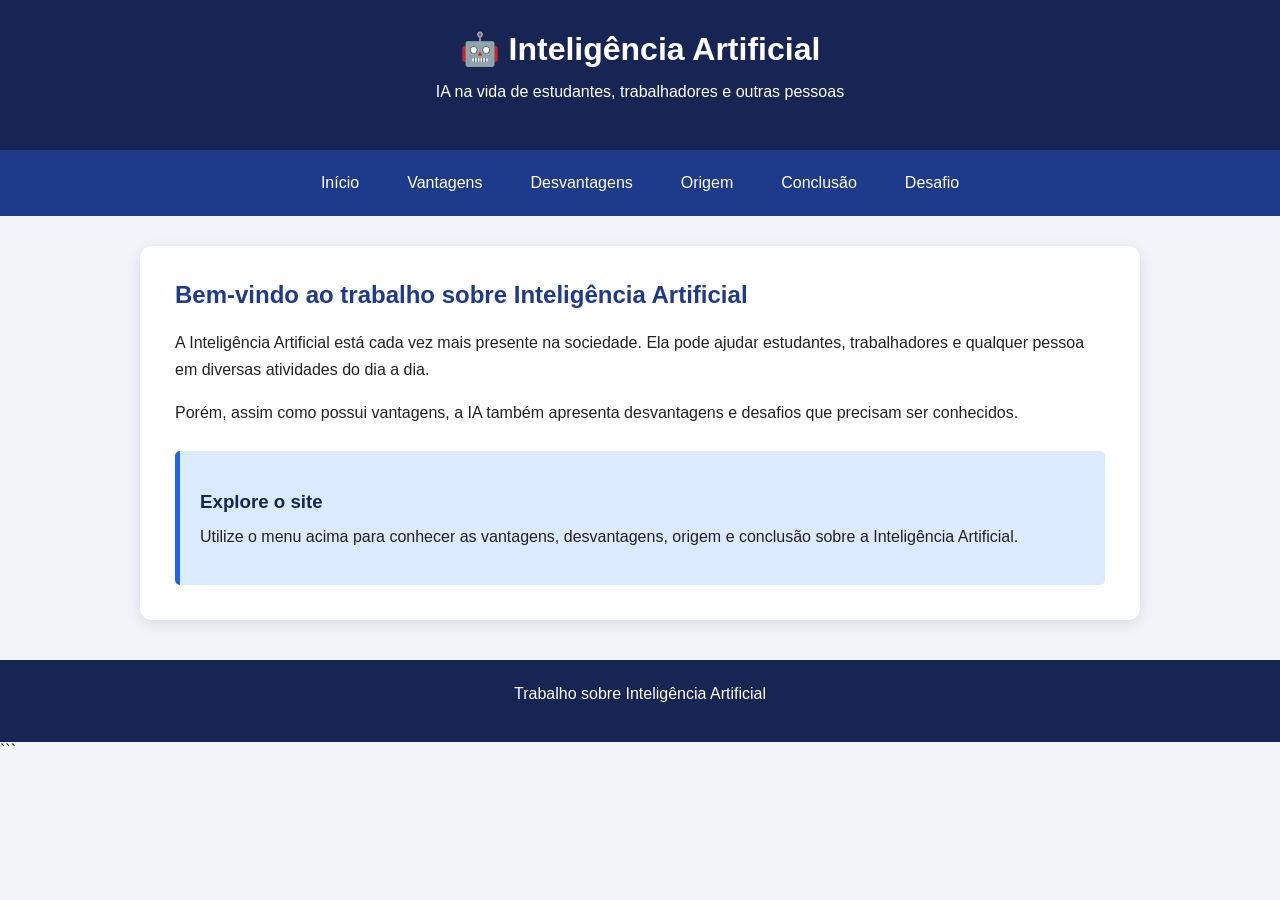
<file: index.html>
<!DOCTYPE html>
<html lang="pt-BR">

<head>
    <meta charset="UTF-8">
    <meta name="viewport" content="width=device-width, initial-scale=1.0">

    <title>Inteligência Artificial</title>

    <link rel="stylesheet" href="style.css">
</head>

<body>

    <header>
        <h1>🤖 Inteligência Artificial</h1>
        <p>IA na vida de estudantes, trabalhadores e outras pessoas</p>
    </header>

    <nav>
        <a href="index.html">Início</a>
        <a href="vantagens.html">Vantagens</a>
        <a href="desvantagens.html">Desvantagens</a>
        <a href="origem.html">Origem</a>
        <a href="conclusao.html">Conclusão</a>
        <a href="desafio.html">Desafio</a>
    </nav>

    <main class="container">

        <h2>Bem-vindo ao trabalho sobre Inteligência Artificial</h2>

        <p>
            A Inteligência Artificial está cada vez mais presente na sociedade.
            Ela pode ajudar estudantes, trabalhadores e qualquer pessoa em
            diversas atividades do dia a dia.
        </p>

        <p>
            Porém, assim como possui vantagens, a IA também apresenta
            desvantagens e desafios que precisam ser conhecidos.
        </p>

        <div class="destaque">
            <h3>Explore o site</h3>

            <p>
                Utilize o menu acima para conhecer as vantagens,
                desvantagens, origem e conclusão sobre a Inteligência Artificial.
            </p>
        </div>

    </main>

    <footer>
        <p>Trabalho sobre Inteligência Artificial</p>
    </footer>

</body>

</html>
```
</file>
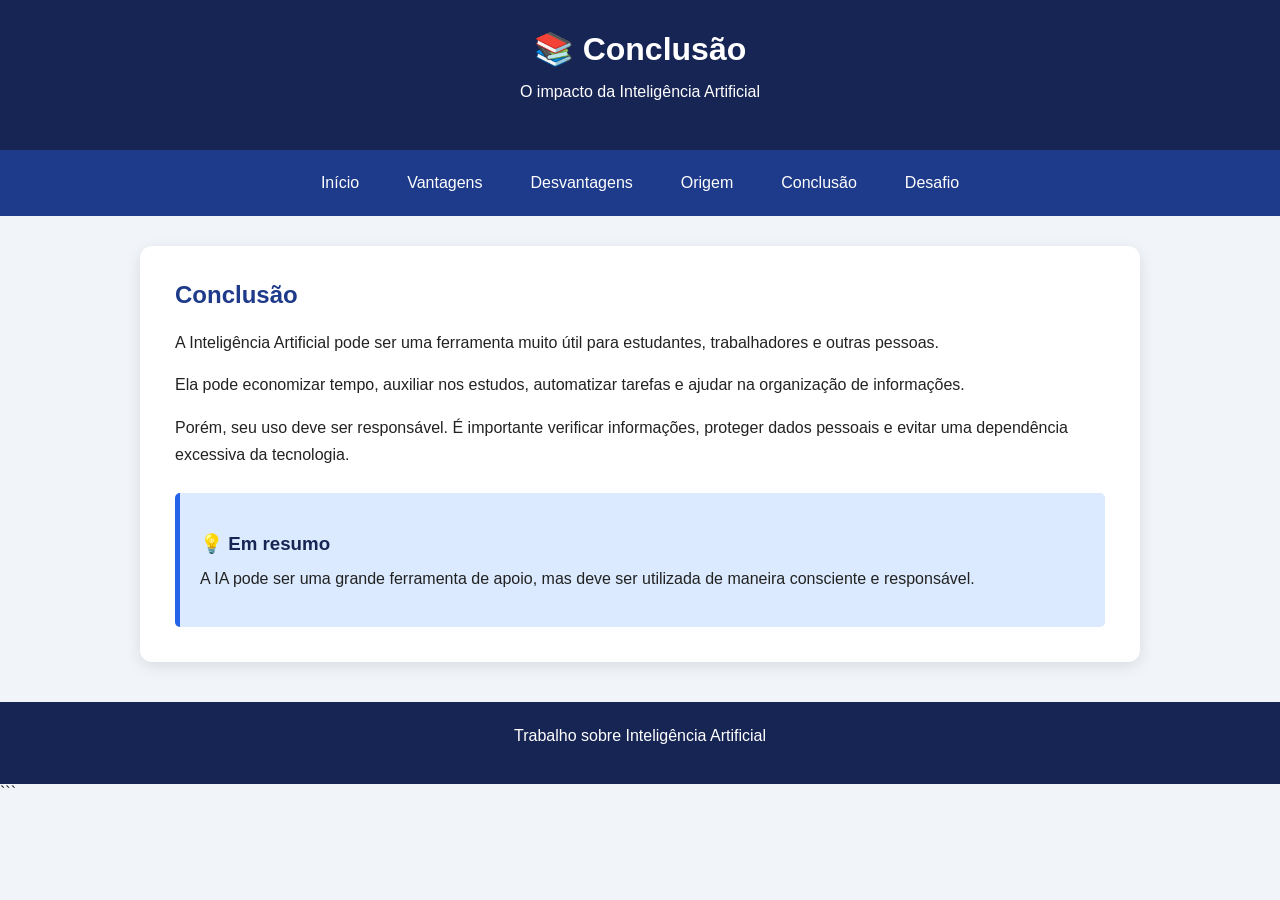
<file: conclusao.html>
<!DOCTYPE html>
<html lang="pt-BR">

<head>
    <meta charset="UTF-8">

    <title>Conclusão</title>

    <link rel="stylesheet" href="style.css">
</head>

<body>

    <header>
        <h1>📚 Conclusão</h1>
        <p>O impacto da Inteligência Artificial</p>
    </header>

    <nav>
        <a href="index.html">Início</a>
        <a href="vantagens.html">Vantagens</a>
        <a href="desvantagens.html">Desvantagens</a>
        <a href="origem.html">Origem</a>
        <a href="conclusao.html">Conclusão</a>
        <a href="desafio.html">Desafio</a>
    </nav>

    <main class="container">

        <h2>Conclusão</h2>

        <p>
            A Inteligência Artificial pode ser uma ferramenta muito útil
            para estudantes, trabalhadores e outras pessoas.
        </p>

        <p>
            Ela pode economizar tempo, auxiliar nos estudos, automatizar
            tarefas e ajudar na organização de informações.
        </p>

        <p>
            Porém, seu uso deve ser responsável. É importante verificar
            informações, proteger dados pessoais e evitar uma dependência
            excessiva da tecnologia.
        </p>

        <div class="destaque">

            <h3>💡 Em resumo</h3>

            <p>
                A IA pode ser uma grande ferramenta de apoio, mas deve ser
                utilizada de maneira consciente e responsável.
            </p>

        </div>

    </main>

    <footer>
        <p>Trabalho sobre Inteligência Artificial</p>
    </footer>

</body>

</html>
```
</file>
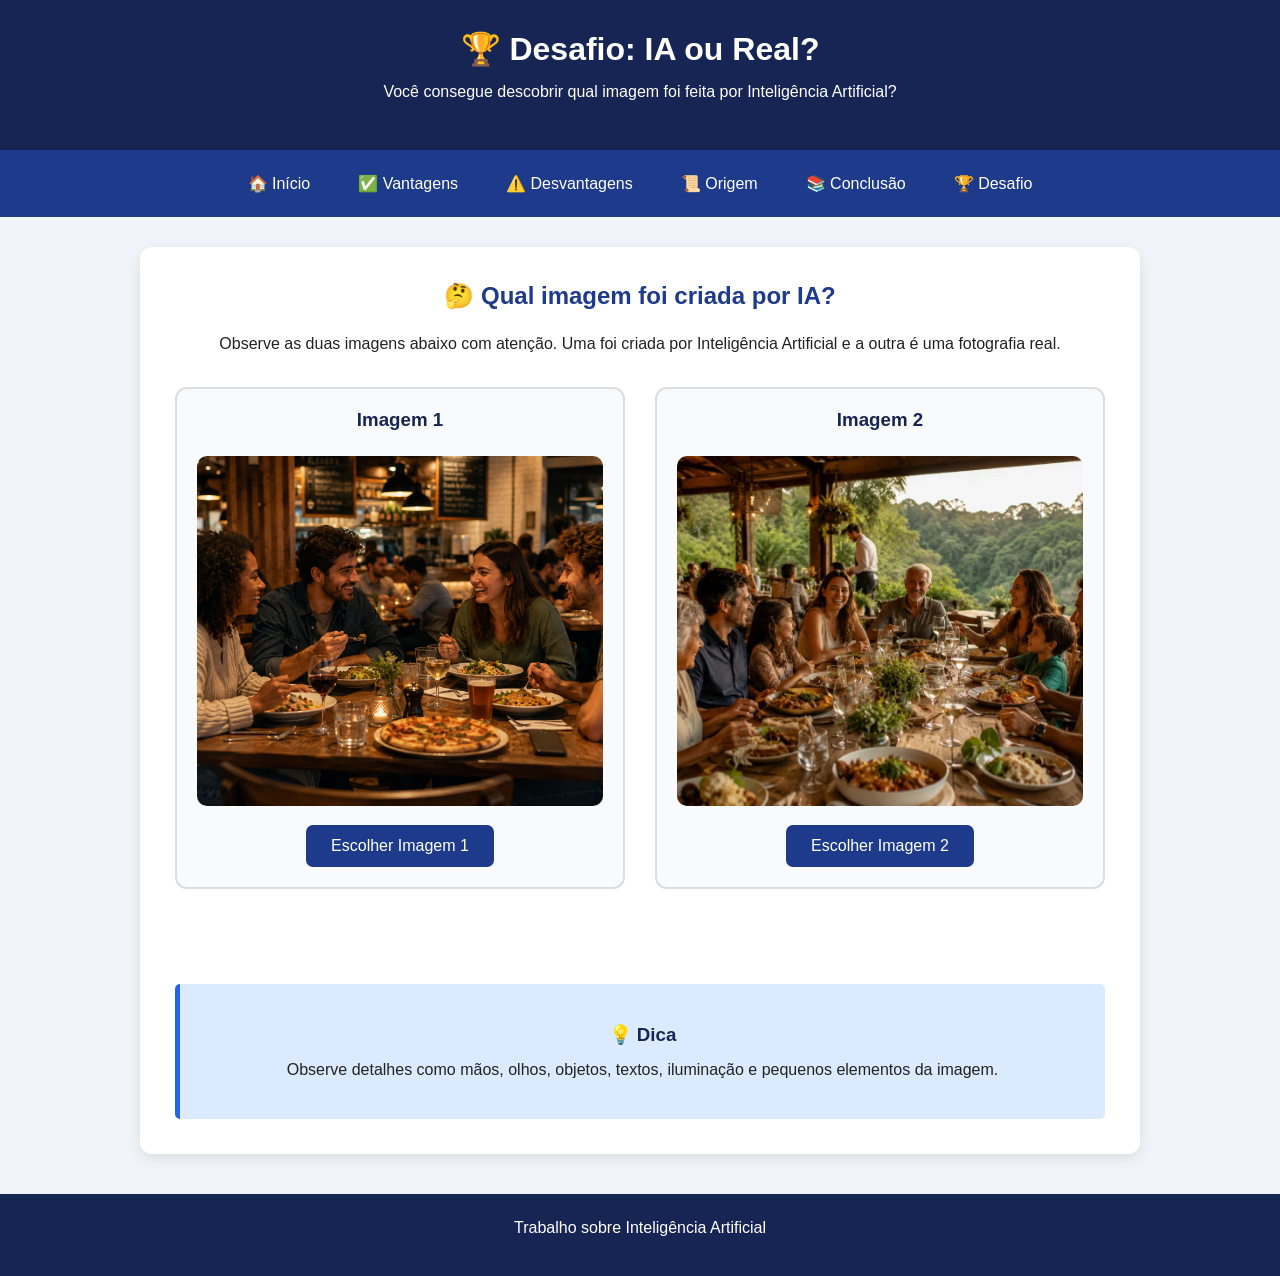
<file: desafio.html>
<!DOCTYPE html>
<html lang="pt-BR">

<head>
    <meta charset="UTF-8">

    <title>Desafio - IA ou Real?</title>

    <link rel="stylesheet" href="style.css">
</head>

<body>

    <header>
        <h1>🏆 Desafio: IA ou Real?</h1>
        <p>Você consegue descobrir qual imagem foi feita por Inteligência Artificial?</p>
    </header>

    <nav>
        <a href="index.html">🏠 Início</a>
        <a href="vantagens.html">✅ Vantagens</a>
        <a href="desvantagens.html">⚠️ Desvantagens</a>
        <a href="origem.html">📜 Origem</a>
        <a href="conclusao.html">📚 Conclusão</a>
        <a href="desafio.html">🏆 Desafio</a>
    </nav>

    <main class="container desafio">

        <h2>🤔 Qual imagem foi criada por IA?</h2>

        <p>
            Observe as duas imagens abaixo com atenção.
            Uma foi criada por Inteligência Artificial e a outra
            é uma fotografia real.
        </p>

        <div class="imagens-desafio">

            <div class="imagem-card">
                <h3>Imagem 1</h3>

                <img src="ImagemdeIA.png" alt="Imagem 1">

                <button onclick="responder(1)">
                    Escolher Imagem 1
                </button>
            </div>


            <div class="imagem-card">
                <h3>Imagem 2</h3>

                <img src="ImagemReal.webp" alt="Imagem 2">

                <button onclick="responder(2)">
                    Escolher Imagem 2
                </button>
            </div>

        </div>


        <div id="resultado" class="resultado"></div>


        <div class="destaque">

            <h3>💡 Dica</h3>

            <p>
                Observe detalhes como mãos, olhos, objetos, textos,
                iluminação e pequenos elementos da imagem.
            </p>

        </div>

    </main>


    <footer>
        <p>Trabalho sobre Inteligência Artificial</p>
    </footer>


    <script>

        function responder(escolha) {

            const resultado = document.getElementById("resultado");

            // Altere o número abaixo para definir a resposta correta.
            const respostaCorreta = 1;

            if (escolha === respostaCorreta) {

                resultado.innerHTML =
                    "🎉 <strong>Acertou!</strong> A Imagem " +
                    escolha +
                    " foi criada por Inteligência Artificial.";

                resultado.className = "resultado correto";

            } else {

                resultado.innerHTML =
                    "❌ <strong>Não foi dessa vez!</strong> " +
                    "A imagem criada por IA era a Imagem " +
                    respostaCorreta +
                    ".";

                resultado.className = "resultado errado";
            }
        }

    </script>

</body>

</html>
</file>
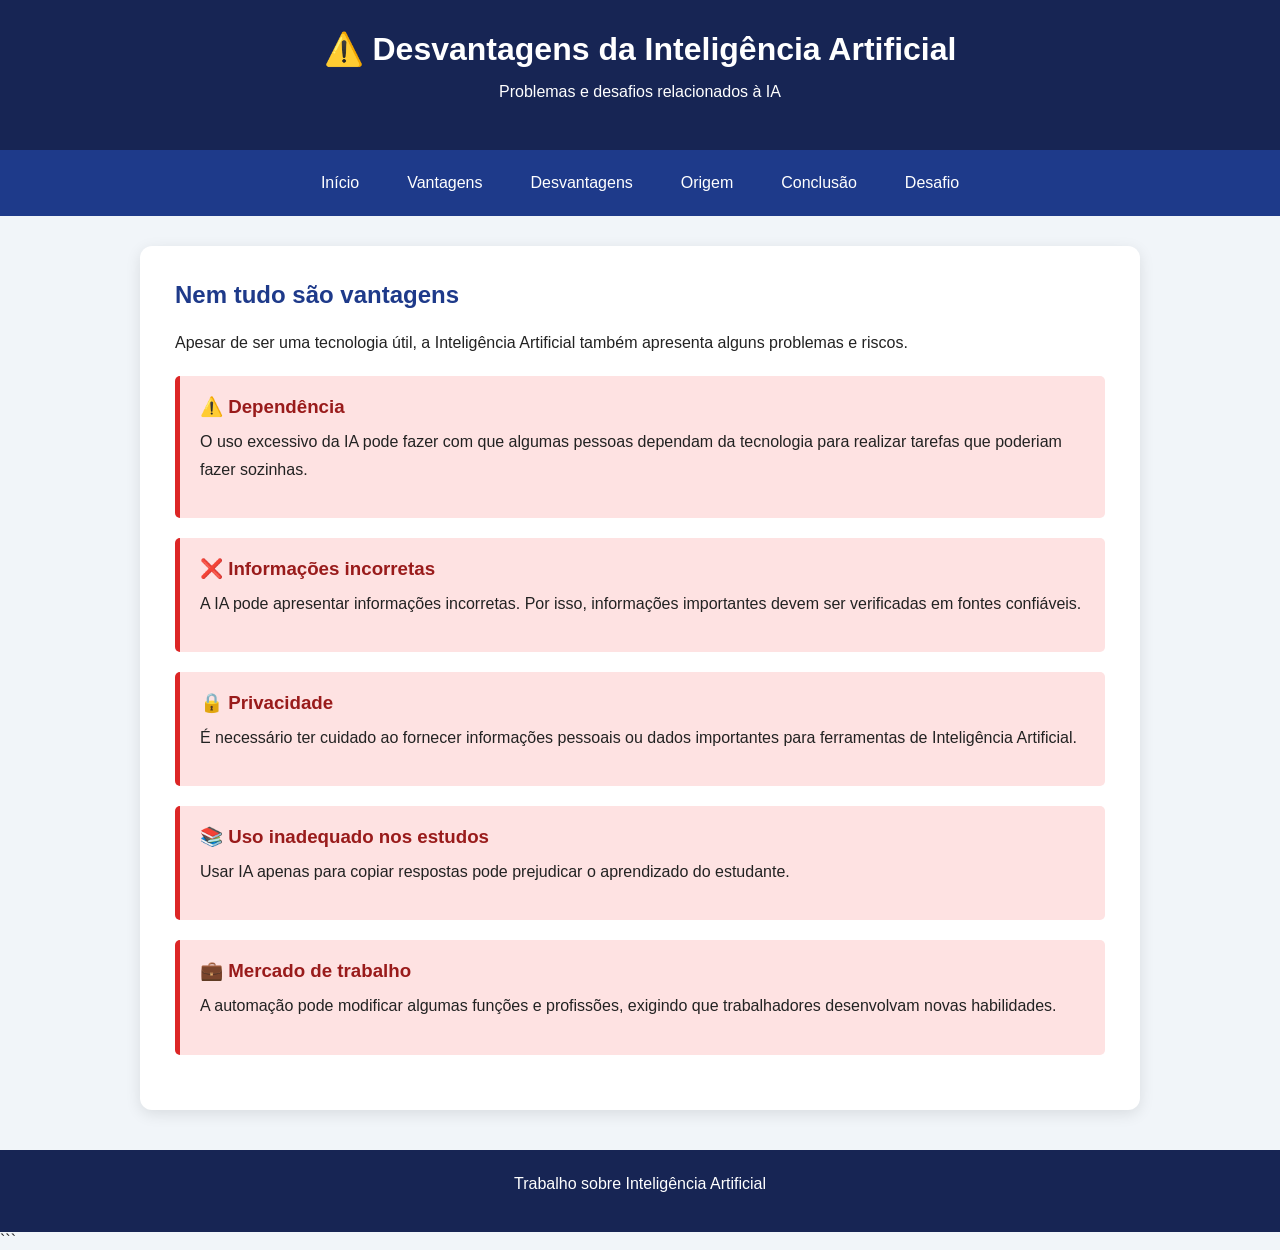
<file: desvantagens.html>
<!DOCTYPE html>
<html lang="pt-BR">

<head>
    <meta charset="UTF-8">

    <title>Desvantagens da IA</title>

    <link rel="stylesheet" href="style.css">
</head>

<body>

    <header>
        <h1>⚠️ Desvantagens da Inteligência Artificial</h1>
        <p>Problemas e desafios relacionados à IA</p>
    </header>

    <nav>
        <a href="index.html">Início</a>
        <a href="vantagens.html">Vantagens</a>
        <a href="desvantagens.html">Desvantagens</a>
        <a href="origem.html">Origem</a>
        <a href="conclusao.html">Conclusão</a>
        <a href="desafio.html">Desafio</a>
    </nav>

    <main class="container">

        <h2>Nem tudo são vantagens</h2>

        <p>
            Apesar de ser uma tecnologia útil, a Inteligência Artificial
            também apresenta alguns problemas e riscos.
        </p>

        <div class="problema">

            <h3>⚠️ Dependência</h3>

            <p>
                O uso excessivo da IA pode fazer com que algumas pessoas
                dependam da tecnologia para realizar tarefas que poderiam
                fazer sozinhas.
            </p>

        </div>

        <div class="problema">

            <h3>❌ Informações incorretas</h3>

            <p>
                A IA pode apresentar informações incorretas. Por isso,
                informações importantes devem ser verificadas em fontes
                confiáveis.
            </p>

        </div>

        <div class="problema">

            <h3>🔒 Privacidade</h3>

            <p>
                É necessário ter cuidado ao fornecer informações pessoais
                ou dados importantes para ferramentas de Inteligência Artificial.
            </p>

        </div>

        <div class="problema">

            <h3>📚 Uso inadequado nos estudos</h3>

            <p>
                Usar IA apenas para copiar respostas pode prejudicar o
                aprendizado do estudante.
            </p>

        </div>

        <div class="problema">

            <h3>💼 Mercado de trabalho</h3>

            <p>
                A automação pode modificar algumas funções e profissões,
                exigindo que trabalhadores desenvolvam novas habilidades.
            </p>

        </div>

    </main>

    <footer>
        <p>Trabalho sobre Inteligência Artificial</p>
    </footer>

</body>

</html>
```
</file>
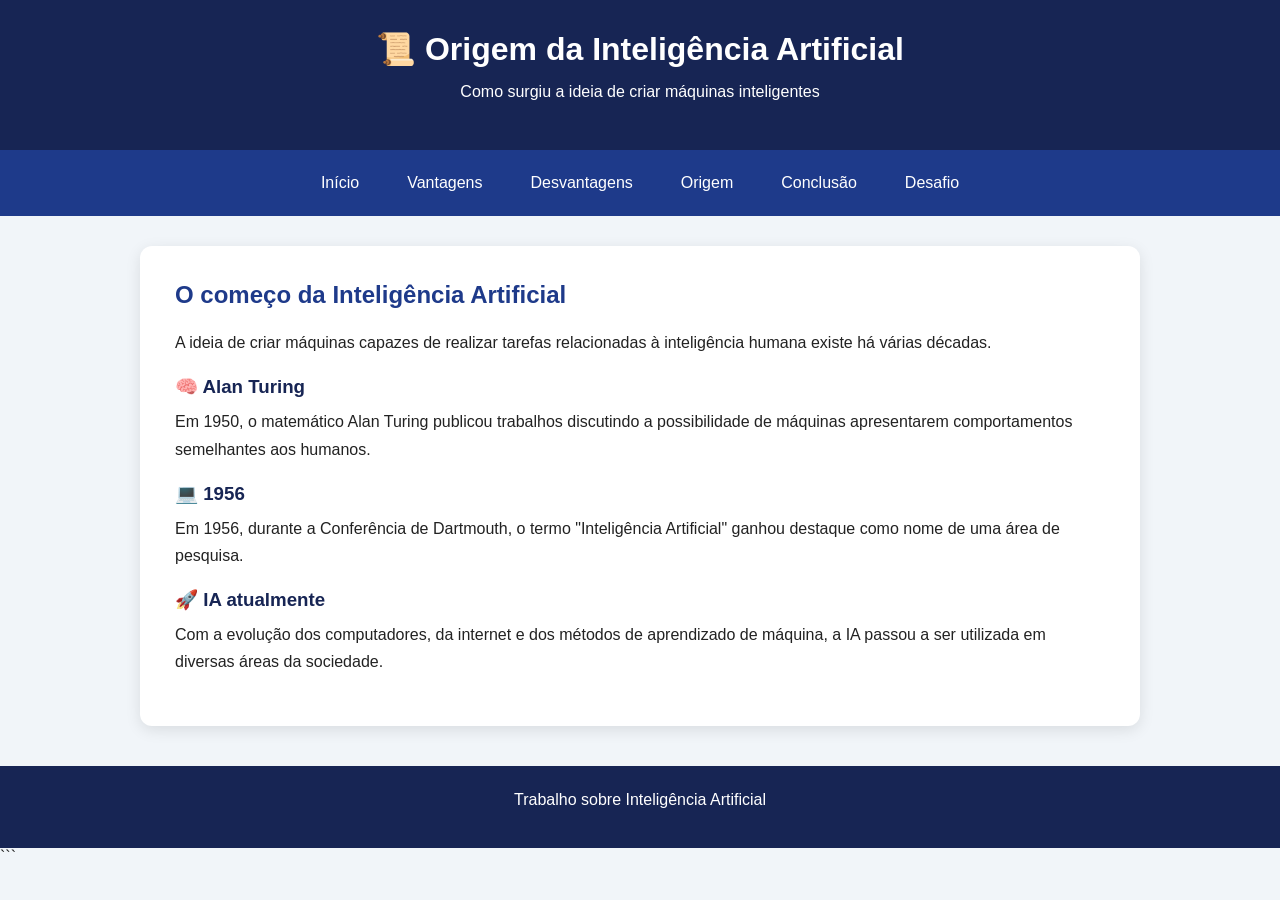
<file: origem.html>
<!DOCTYPE html>
<html lang="pt-BR">

<head>
    <meta charset="UTF-8">

    <title>Origem da IA</title>

    <link rel="stylesheet" href="style.css">
</head>

<body>

    <header>
        <h1>📜 Origem da Inteligência Artificial</h1>
        <p>Como surgiu a ideia de criar máquinas inteligentes</p>
    </header>

    <nav>
        <a href="index.html">Início</a>
        <a href="vantagens.html">Vantagens</a>
        <a href="desvantagens.html">Desvantagens</a>
        <a href="origem.html">Origem</a>
        <a href="conclusao.html">Conclusão</a>
        <a href="desafio.html">Desafio</a>
    </nav>

    <main class="container">

        <h2>O começo da Inteligência Artificial</h2>

        <p>
            A ideia de criar máquinas capazes de realizar tarefas relacionadas
            à inteligência humana existe há várias décadas.
        </p>

        <h3>🧠 Alan Turing</h3>

        <p>
            Em 1950, o matemático Alan Turing publicou trabalhos discutindo
            a possibilidade de máquinas apresentarem comportamentos
            semelhantes aos humanos.
        </p>

        <h3>💻 1956</h3>

        <p>
            Em 1956, durante a Conferência de Dartmouth, o termo
            "Inteligência Artificial" ganhou destaque como nome de uma
            área de pesquisa.
        </p>

        <h3>🚀 IA atualmente</h3>

        <p>
            Com a evolução dos computadores, da internet e dos métodos
            de aprendizado de máquina, a IA passou a ser utilizada em
            diversas áreas da sociedade.
        </p>

    </main>

    <footer>
        <p>Trabalho sobre Inteligência Artificial</p>
    </footer>

</body>

</html>
```
</file>
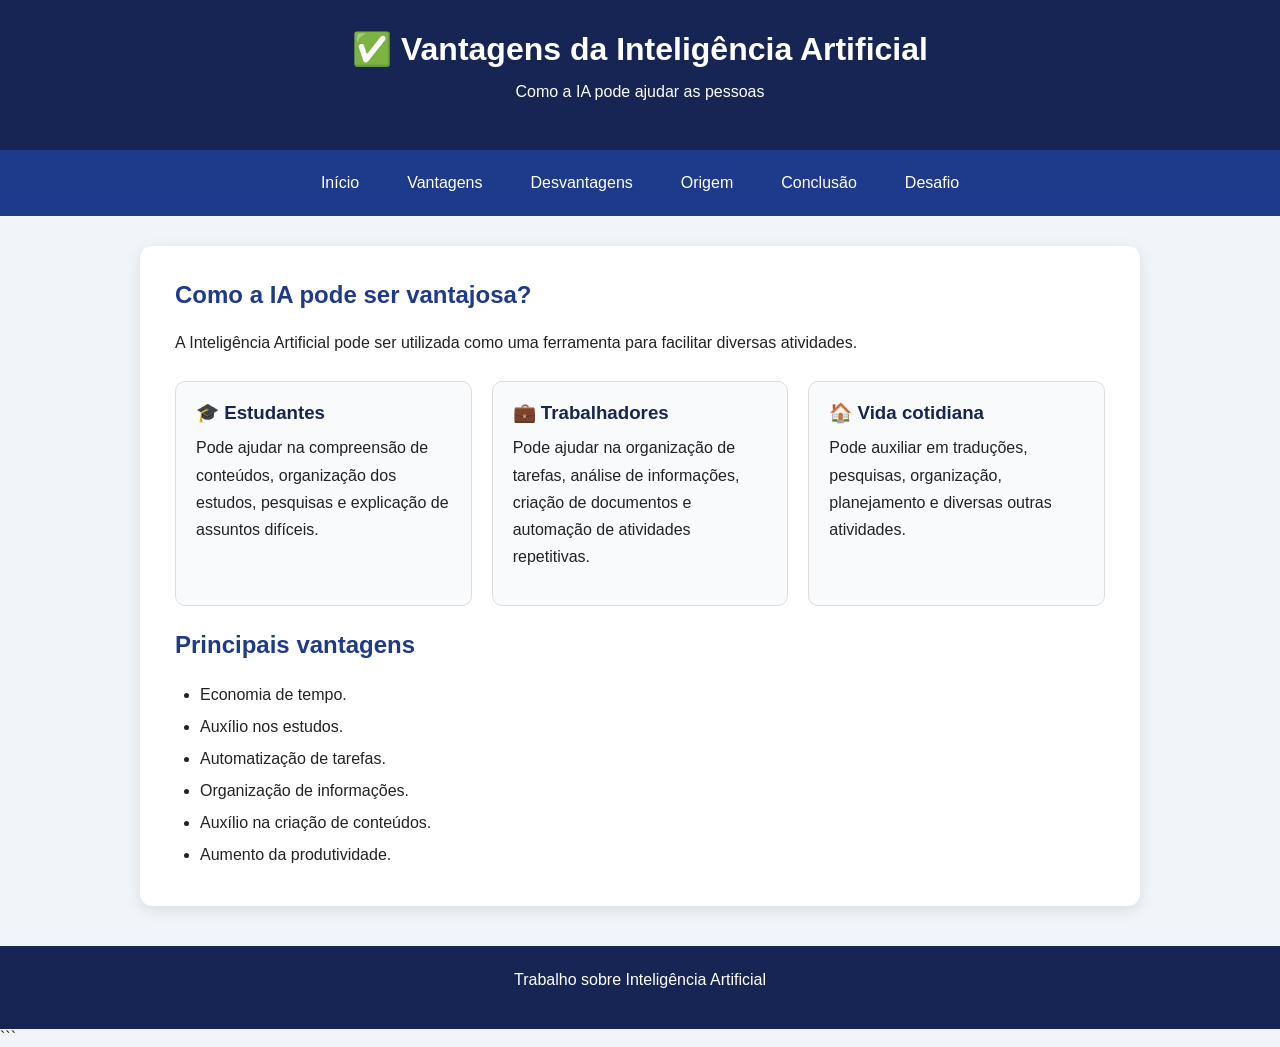
<file: vantagens.html>
<!DOCTYPE html>
<html lang="pt-BR">

<head>
    <meta charset="UTF-8">
    <meta name="viewport" content="width=device-width, initial-scale=1.0">

    <title>Vantagens da IA</title>

    <link rel="stylesheet" href="style.css">
</head>

<body>

    <header>
        <h1>✅ Vantagens da Inteligência Artificial</h1>
        <p>Como a IA pode ajudar as pessoas</p>
    </header>

    <nav>
        <a href="index.html">Início</a>
        <a href="vantagens.html">Vantagens</a>
        <a href="desvantagens.html">Desvantagens</a>
        <a href="origem.html">Origem</a>
        <a href="conclusao.html">Conclusão</a>
        <a href="desafio.html">Desafio</a>
    </nav>

    <main class="container">

        <h2>Como a IA pode ser vantajosa?</h2>

        <p>
            A Inteligência Artificial pode ser utilizada como uma ferramenta
            para facilitar diversas atividades.
        </p>

        <div class="cards">

            <div class="card">
                <h3>🎓 Estudantes</h3>

                <p>
                    Pode ajudar na compreensão de conteúdos, organização dos
                    estudos, pesquisas e explicação de assuntos difíceis.
                </p>
            </div>

            <div class="card">
                <h3>💼 Trabalhadores</h3>

                <p>
                    Pode ajudar na organização de tarefas, análise de informações,
                    criação de documentos e automação de atividades repetitivas.
                </p>
            </div>

            <div class="card">
                <h3>🏠 Vida cotidiana</h3>

                <p>
                    Pode auxiliar em traduções, pesquisas, organização,
                    planejamento e diversas outras atividades.
                </p>
            </div>

        </div>

        <h2>Principais vantagens</h2>

        <ul>
            <li>Economia de tempo.</li>
            <li>Auxílio nos estudos.</li>
            <li>Automatização de tarefas.</li>
            <li>Organização de informações.</li>
            <li>Auxílio na criação de conteúdos.</li>
            <li>Aumento da produtividade.</li>
        </ul>

    </main>

    <footer>
        <p>Trabalho sobre Inteligência Artificial</p>
    </footer>

</body>

</html>
```
</file>
<file: style.css>
* {
    margin: 0;
    padding: 0;
    box-sizing: border-box;
    font-family: Arial, sans-serif;
}

body {
    background-color: #f1f5f9;
    color: #222;
}

/* CABEÇALHO */

header {
    background-color: #172554;
    color: white;
    text-align: center;
    padding: 30px;
}

header h1 {
    margin-bottom: 10px;
}

/* MENU */

nav {
    background-color: #1e3a8a;
    display: flex;
    justify-content: center;
    flex-wrap: wrap;
    padding: 12px;
    gap: 8px;
}

nav a {
    color: white;
    text-decoration: none;
    padding: 12px 20px;
    border-radius: 6px;
    transition: 0.3s;
}

nav a:hover {
    background-color: #2563eb;
}

/* CONTEÚDO */

.container {
    max-width: 1000px;
    margin: 30px auto;
    background-color: white;
    padding: 35px;
    border-radius: 12px;
    box-shadow: 0 4px 15px rgba(0, 0, 0, 0.1);
}

h2 {
    color: #1e3a8a;
    margin-bottom: 20px;
}

h3 {
    color: #172554;
    margin-top: 20px;
    margin-bottom: 10px;
}

p {
    line-height: 1.7;
    margin-bottom: 15px;
}

ul {
    margin-left: 25px;
    line-height: 2;
}

/* DESTAQUE */

.destaque {
    background-color: #dbeafe;
    border-left: 5px solid #2563eb;
    padding: 20px;
    margin-top: 25px;
    border-radius: 5px;
}

/* CARDS */

.cards {
    display: grid;
    grid-template-columns: repeat(auto-fit, minmax(220px, 1fr));
    gap: 20px;
    margin: 25px 0;
}

.card {
    background-color: #f8fafc;
    border: 1px solid #ddd;
    border-radius: 10px;
    padding: 20px;
}

.card h3 {
    margin-top: 0;
}

/* PROBLEMAS */

.problema {
    background-color: #fee2e2;
    border-left: 5px solid #dc2626;
    padding: 20px;
    margin: 20px 0;
    border-radius: 5px;
}

.problema h3 {
    color: #991b1b;
    margin-top: 0;
}

/* RODAPÉ */

footer {
    background-color: #172554;
    color: white;
    text-align: center;
    padding: 20px;
    margin-top: 40px;
}

/* CELULAR */

@media (max-width: 600px) {

    .container {
        margin: 15px;
        padding: 20px;
    }

    nav {
        flex-direction: column;
        text-align: center;
    }

    nav a {
        display: block;
    }
}
/* DESAFIO */

.desafio {
    text-align: center;
}

.imagens-desafio {
    display: grid;
    grid-template-columns: repeat(2, 1fr);
    gap: 30px;
    margin-top: 30px;
}

.imagem-card {
    background-color: #f8fafc;
    border: 2px solid #ddd;
    border-radius: 12px;
    padding: 20px;
}

.imagem-card h3 {
    margin-top: 0;
}

.imagem-card img {
    width: 100%;
    height: 350px;
    object-fit: cover;
    border-radius: 10px;
    margin: 15px 0;
}

.imagem-card button {
    background-color: #1e3a8a;
    color: white;
    border: none;
    padding: 12px 25px;
    border-radius: 7px;
    cursor: pointer;
    font-size: 16px;
}

.imagem-card button:hover {
    background-color: #2563eb;
}

.resultado {
    margin-top: 30px;
    padding: 20px;
    border-radius: 10px;
    font-size: 18px;
    display: block;
}

.correto {
    background-color: #dcfce7;
    border: 2px solid #16a34a;
}

.errado {
    background-color: #fee2e2;
    border: 2px solid #dc2626;
}

@media (max-width: 700px) {

    .imagens-desafio {
        grid-template-columns: 1fr;
    }

}
</file>
